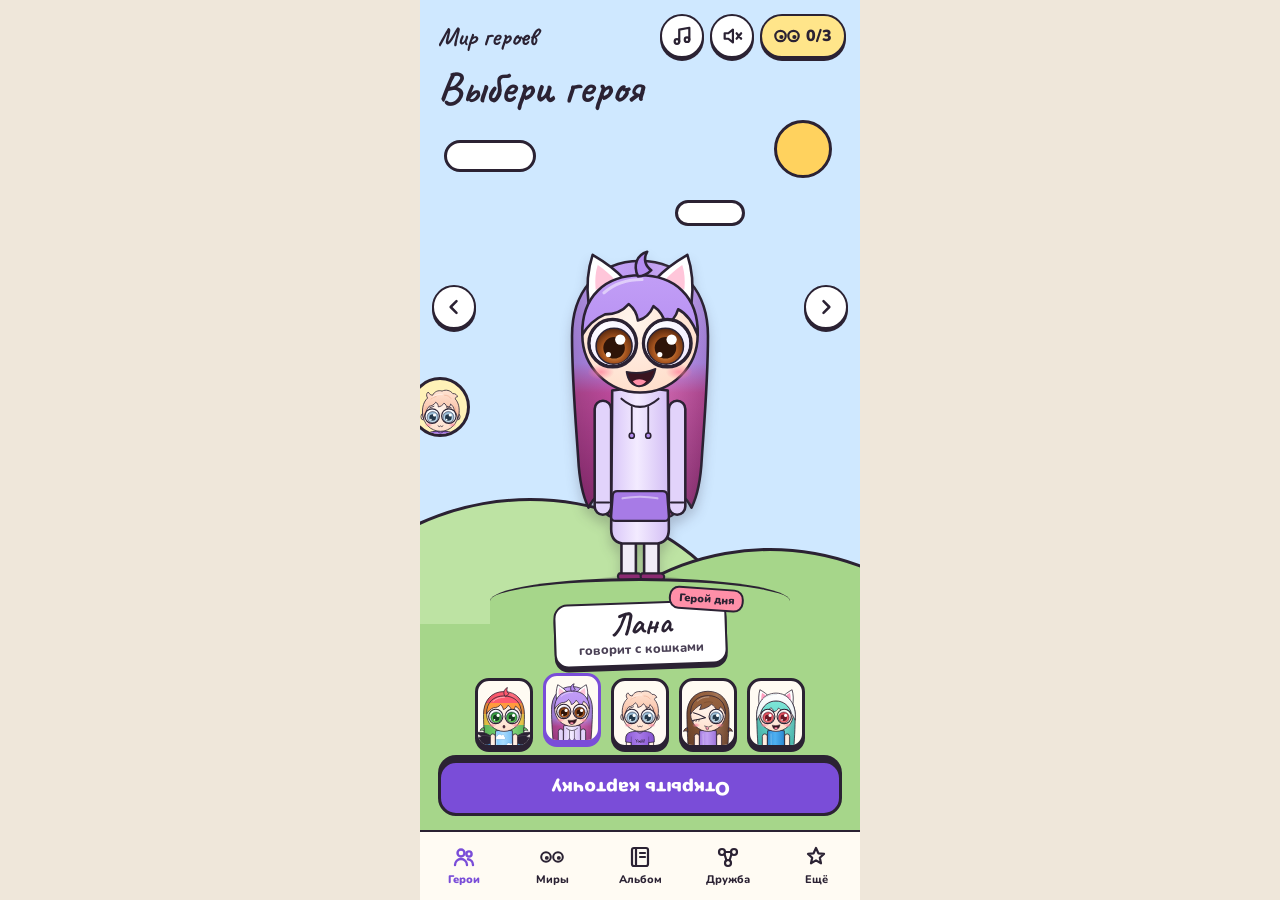
<file: index.html>
<!doctype html>
<html lang="ru">
<head>
<meta charset="utf-8">
<meta name="viewport" content="width=device-width, initial-scale=1, viewport-fit=cover">
<meta name="theme-color" content="#CFE8FF">
<meta name="description" content="Мир героев: Ульяна, Лана, Йоши, Лиза и Кенди. Выбери героя, посмотри на мир его глазами и найди всё спрятанное.">
<meta name="robots" content="noindex">
<title>Мир героев</title>
<link rel="icon" href="img/items/hat.svg" type="image/svg+xml">
<link rel="apple-touch-icon" href="img/apple-touch-icon.png">
<link rel="manifest" href="manifest.webmanifest">
<meta name="apple-mobile-web-app-title" content="Мир героев">
<meta property="og:type" content="website">
<meta property="og:title" content="Мир героев">
<meta property="og:description" content="Ульяна, Лана, Йоши, Лиза и Кенди. Выбери героя, посмотри на мир его глазами и найди всё спрятанное.">
<!-- Мессенджеры берут картинку только по полному адресу. При переезде на свой домен — поменять здесь и в og:url -->
<meta property="og:url" content="https://andreyux-gif.github.io/mir-geroev/">
<meta property="og:image" content="https://andreyux-gif.github.io/mir-geroev/og-image.png">
<meta property="og:image:width" content="1200">
<meta property="og:image:height" content="630">
<meta property="og:locale" content="ru_RU">
<meta name="twitter:card" content="summary_large_image">
<link rel="preload" href="fonts/nunito-cyrillic.woff2" as="font" type="font/woff2" crossorigin>
<link rel="preload" href="fonts/caveat-700-cyrillic.woff2" as="font" type="font/woff2" crossorigin>
<link rel="stylesheet" href="css/fonts.css">
<link rel="stylesheet" href="css/style.css">
<script src="js/app.js" defer></script>
</head>
<body>
<div class="app" id="app">
  <noscript><p style="padding:24px">Для этого сайта нужен включённый JavaScript.</p></noscript>
</div>
<div class="toast" id="toast" role="status"></div>
<nav class="nav" id="nav" aria-label="Разделы"></nav>
</body>
</html>
</file>
<file: css/fonts.css>
@font-face{font-family:'Caveat';font-style:normal;font-weight:700;font-display:swap;src:url(../fonts/caveat-700-cyrillic.woff2) format('woff2');unicode-range:U+0301, U+0400-045F, U+0490-0491, U+04B0-04B1, U+2116}
@font-face{font-family:'Caveat';font-style:normal;font-weight:700;font-display:swap;src:url(../fonts/caveat-700-latin.woff2) format('woff2');unicode-range:U+0000-00FF, U+0131, U+0152-0153, U+02BB-02BC, U+02C6, U+02DA, U+02DC, U+0304, U+0308, U+0329, U+2000-206F, U+20AC, U+2122, U+2191, U+2193, U+2212, U+2215, U+FEFF, U+FFFD}
@font-face{font-family:'Nunito';font-style:normal;font-weight:600 900;font-display:swap;src:url(../fonts/nunito-cyrillic.woff2) format('woff2');unicode-range:U+0301, U+0400-045F, U+0490-0491, U+04B0-04B1, U+2116}
@font-face{font-family:'Nunito';font-style:normal;font-weight:600 900;font-display:swap;src:url(../fonts/nunito-latin.woff2) format('woff2');unicode-range:U+0000-00FF, U+0131, U+0152-0153, U+02BB-02BC, U+02C6, U+02DA, U+02DC, U+0304, U+0308, U+0329, U+2000-206F, U+20AC, U+2122, U+2191, U+2193, U+2212, U+2215, U+FEFF, U+FFFD}
</file>
<file: css/style.css>
:root {
  --ink: #2B2233;
  --paper: #FFFBF3;
  --violet: #7A4DD8;
  --yellow: #FFE58A;
  --gold: #FFC94D;
  --lav: #EADFFF;
  --muted: #5A5066;
  --sky: #CFE8FF;
  --hill1: #BDE3A3;
  --hill2: #A6D68A;
  --nav-h: 70px;
}
.night { --sky: #26305C; --hill1: #5E8C5A; --hill2: #4C7A4A; }

* { box-sizing: border-box; }
html, body { margin: 0; }
body {
  background: #EFE7DA;
  color: var(--ink);
  font-family: 'Nunito', system-ui, sans-serif;
  font-weight: 700;
  -webkit-tap-highlight-color: transparent;
}
a { color: var(--ink); }
button { font: inherit; color: inherit; }
img { display: block; }
.app {
  position: relative;
  max-width: 440px;
  min-height: 100svh;
  margin: 0 auto;
  background: var(--paper);
  padding-bottom: var(--nav-h);
  overflow-x: hidden;
}
.paper {
  background-color: var(--paper);
  background-image: linear-gradient(rgba(110,130,200,.13) 1px, transparent 1px), linear-gradient(90deg, rgba(110,130,200,.13) 1px, transparent 1px);
  background-size: 22px 22px;
}
.hand { font-family: 'Caveat', cursive; font-weight: 700; }
.visually-hidden { position: absolute; width: 1px; height: 1px; overflow: hidden; clip: rect(0 0 0 0); white-space: nowrap; }
:focus-visible { outline: 3px solid var(--violet); outline-offset: 2px; }

/* Общие кнопки */
.btn {
  display: inline-flex; align-items: center; justify-content: center; gap: 8px;
  min-height: 44px; padding: 0 14px;
  border: 2.5px solid var(--ink); border-radius: 22px; background: #fff;
  box-shadow: 0 3px 0 var(--ink); font-weight: 900; font-size: 15px;
  text-decoration: none; cursor: pointer;
}
.btn:active { transform: translateY(2px); box-shadow: 0 1px 0 var(--ink); }
.btn-big { width: 100%; min-height: 56px; border-width: 3px; border-radius: 18px; font-size: 19px; box-shadow: 0 5px 0 var(--ink); }
.btn-violet { background: var(--violet); color: #fff; }
.btn-yellow { background: var(--yellow); }
.btn-round { width: 44px; padding: 0; border-radius: 50%; }
.pill { display: inline-flex; align-items: center; gap: 6px; height: 44px; padding: 0 12px; border: 2.5px solid var(--ink); border-radius: 22px; background: var(--yellow); box-shadow: 0 3px 0 var(--ink); font-weight: 900; }
.icon-btn { border: 0; background: none; padding: 0; cursor: pointer; }

.page { padding: 16px 18px 24px; display: flex; flex-direction: column; gap: 16px; }
.topbar { display: flex; justify-content: space-between; align-items: center; gap: 8px; }
h1, h2 { margin: 0; line-height: 1; }
h1.hand { font-size: 44px; }
h2.hand { font-size: 32px; }
.sub { margin: 4px 0 0; font-size: 15px; font-weight: 600; color: var(--muted); }
.card { background: #fff; border: 2.5px solid var(--ink); border-radius: 18px; padding: 14px 16px; }
.card-shadow { box-shadow: 0 5px 0 var(--ink); border-width: 3px; border-radius: 22px; }
.chip { display: inline-block; padding: 4px 10px; border: 2px dashed #B9A3E8; border-radius: 10px; font-size: 14px; font-weight: 800; }
.label { font-size: 12px; font-weight: 900; text-transform: uppercase; letter-spacing: .05em; color: var(--muted); }

/* Тост */
.toast {
  position: fixed; left: 50%; top: 14px; z-index: 50; transform: translateX(-50%);
  width: min(400px, calc(100% - 32px)); padding: 10px 14px;
  background: var(--yellow); border: 2.5px solid var(--ink); border-radius: 16px; box-shadow: 0 4px 0 var(--ink);
  font-weight: 900; text-align: center; display: none;
}
.toast.show { display: block; animation: drop .25s ease-out; }
.toast small { display: block; font-weight: 700; color: #4A4055; }
@keyframes drop { from { transform: translate(-50%, -12px); opacity: 0; } }

/* Нижнее меню */
.nav {
  position: fixed; bottom: 0; left: 50%; transform: translateX(-50%); z-index: 40;
  width: 100%; max-width: 440px; height: var(--nav-h);
  display: grid; grid-template-columns: repeat(5, minmax(0, 1fr));
  background: var(--paper); border-top: 2.5px solid var(--ink);
}
.nav a { display: flex; flex-direction: column; align-items: center; justify-content: center; gap: 3px; font-size: 11px; font-weight: 800; text-decoration: none; }
.nav a[aria-current="page"] { color: var(--violet); font-weight: 900; }
.nav svg { width: 24px; height: 24px; }

/* Лобби */
.lobby { position: relative; min-height: calc(100svh - var(--nav-h)); display: flex; flex-direction: column; overflow: hidden; background: var(--sky); transition: background .6s; }
.lobby .bg { position: absolute; inset: 0; pointer-events: none; }
.sun { position: absolute; right: 28px; top: 120px; width: 58px; height: 58px; border-radius: 50%; background: #FFD25E; border: 3px solid var(--ink); }
.cloud { position: absolute; height: 32px; border-radius: 20px; background: #fff; border: 3px solid var(--ink); }
.moon { position: absolute; right: 28px; top: 120px; width: 58px; height: 58px; border-radius: 50%; background: #FFF3B0; border: 3px solid var(--ink); overflow: hidden; display: none; }
.moon::after { content: ''; position: absolute; left: 18px; top: -10px; width: 58px; height: 58px; border-radius: 50%; background: var(--sky); }
.star-dot { position: absolute; border-radius: 50%; background: #FFF3B0; display: none; }
.night .sun, .night .cloud { display: none; }
.night .moon, .night .star-dot { display: block; }
.hill { position: absolute; border-radius: 50%; border: 3px solid var(--ink); }
.hill.h1 { left: -30%; bottom: -12%; width: 110%; height: 52%; background: var(--hill1); }
.hill.h2 { right: -32%; bottom: -16%; width: 105%; height: 50%; background: var(--hill2); }
.lobby-head { position: relative; display: flex; justify-content: space-between; align-items: center; gap: 8px; padding: 14px 14px 0 18px; }
.site-name { font-size: 26px; color: var(--ink); }
.night .site-name, .night .lobby-title { color: var(--paper); }
.lobby-title { position: relative; margin: 8px 18px 0; font-size: 46px; display: inline-block; transition: transform .5s; transform-origin: center; }
.pranked-title { transform: rotate(180deg); }
.stage { position: relative; flex-grow: 1; display: flex; flex-direction: column; align-items: center; justify-content: flex-end; min-height: 300px; }
.fig { position: relative; height: min(370px, 46svh); aspect-ratio: 400 / 720; margin-bottom: -18px; transition: opacity .6s; }
.fig > img, .fig > svg { position: absolute; inset: 0; width: 100%; height: 100%; }
.fig > img { filter: drop-shadow(0 8px 6px rgba(43,34,51,.22)); }
.fig .lid { display: none; }
.fig.blink .lid { display: inline; }
.fig.ghost { opacity: .15; }
.hillcap { position: relative; width: 300px; height: 46px; border-radius: 50% 50% 0 0; background: var(--hill2); border-top: 3px solid var(--ink); }
.arrow { position: absolute; top: 34%; }
.arrow.left { left: 12px; } .arrow.right { right: 12px; }
.yoshi-peek { position: absolute; left: -10px; top: 52%; width: 60px; height: 60px; border: 3px solid var(--ink); border-radius: 50%; background: #FFF2B8; overflow: hidden; cursor: pointer; padding: 0; animation: peek 1.6s ease-in-out infinite; }
.yoshi-peek img, .ava img { width: 100%; height: 210%; object-fit: cover; object-position: top center; }
@keyframes peek { 0%, 100% { transform: rotate(18deg); } 50% { transform: rotate(13deg) translateX(4px); } }
.bubble { position: absolute; padding: 6px 12px; background: #fff; border: 2.5px solid var(--ink); border-radius: 16px 16px 16px 4px; font-size: 24px; }
.lobby-bottom { position: relative; background: var(--hill2); display: flex; flex-direction: column; align-items: center; gap: 12px; padding: 0 18px 14px; }
.nameplate { position: relative; margin-top: -22px; display: flex; flex-direction: column; align-items: center; padding: 4px 22px 6px; background: #fff; border: 2.5px solid var(--ink); border-radius: 14px; transform: rotate(-2deg); box-shadow: 0 4px 0 var(--ink); }
.nameplate .hand { font-size: 32px; line-height: 1; }
.nameplate small { font-size: 13px; font-weight: 800; color: #4A4055; }
.badge-day { position: absolute; top: -14px; right: -20px; padding: 2px 8px; background: #FF8FA8; border: 2px solid var(--ink); border-radius: 10px; font-size: 11px; font-weight: 900; transform: rotate(6deg); }
.thumbs { display: flex; gap: min(10px, 2vw); }
.thumb { width: min(58px, 15vw); height: min(70px, 18vw); padding: 0; border: 3px solid var(--ink); border-radius: 14px; background: var(--paper); overflow: hidden; cursor: pointer; box-shadow: 0 4px 0 var(--ink); }
.thumb img { width: 100%; height: 175%; object-fit: cover; object-position: top center; }
.thumb[aria-pressed="true"] { border-color: var(--violet); box-shadow: 0 4px 0 var(--violet); transform: translateY(-5px); }
.pranked-cta { transform: rotate(180deg); }
.hat-btn { width: 50px; height: 50px; padding: 5px; border-radius: 14px; }
.hat-btn[aria-pressed="true"] { background: var(--violet); }

/* Блестяшки: подсказки и находки */
.twinkle { animation: twinkle 1.4s ease-in-out infinite; }
@keyframes twinkle { 0%, 100% { transform: scale(1) rotate(0); } 50% { transform: scale(1.18) rotate(12deg); } }
.find { position: absolute; width: 44px; height: 44px; padding: 9px; border: 0; background: none; cursor: pointer; }
.find img { width: 100%; height: 100%; opacity: .92; }

/* Профиль */
.party { display: flex; justify-content: space-between; gap: 6px; }
.party .ava { width: min(58px, 15vw); height: min(58px, 15vw); }
.ava { width: 58px; height: 58px; padding: 0; border-radius: 50%; border: 3px solid var(--ink); background: #fff; overflow: hidden; cursor: pointer; box-shadow: 0 3px 0 var(--ink); }
.ava[aria-current="page"], .node[aria-pressed="true"] .ava { border-color: var(--violet); box-shadow: 0 3px 0 var(--violet); transform: translateY(-4px); }
.profile { display: flex; gap: 14px; }
.portrait { flex-shrink: 0; position: relative; width: 146px; height: 236px; border-radius: 16px; border: 2.5px solid var(--ink); overflow: hidden; display: flex; align-items: flex-end; justify-content: center; }
.portrait .hero-img { position: relative; height: 232px; aspect-ratio: 400 / 720; margin-bottom: -4px; transition: transform .6s ease, opacity .6s ease; }
.portrait .grass { position: absolute; left: -10px; right: -10px; bottom: -14px; height: 40px; border-radius: 50% 50% 0 0; background: var(--hill2); border-top: 2.5px solid var(--ink); }
.power { display: flex; gap: 12px; align-items: center; background: #FFF3C4; transform: rotate(-.8deg); }
.result { border-radius: 18px 18px 18px 4px; font-size: 16px; font-weight: 800; line-height: 1.35; }
.phrase { align-self: flex-start; margin-left: 12px; padding: 8px 16px; background: var(--lav); border: 2.5px solid var(--ink); border-radius: 18px 18px 18px 4px; transform: rotate(-1.5deg); }
.friends { display: flex; flex-wrap: wrap; gap: 12px; }
.friend { display: flex; flex-direction: column; align-items: center; gap: 4px; text-decoration: none; font-size: 14px; font-weight: 800; }
.friend .ava { width: 62px; height: 62px; display: block; }
.stickers { display: grid; grid-template-columns: repeat(4, minmax(0, 1fr)); gap: 10px; }
.sticker { aspect-ratio: 1; border: 2.5px dashed #B3A9BF; border-radius: 16px; background: #fff; display: flex; align-items: center; justify-content: center; }

/* Мир */
.tabs { display: grid; grid-template-columns: repeat(5, minmax(0, 1fr)); gap: 6px; }
.tabs .btn { padding: 0; font-size: 13px; }
.tabs .btn[aria-current="true"] { background: var(--violet); color: #fff; }
.eyes { display: flex; justify-content: center; gap: 22px; }
.lens { position: relative; width: min(168px, 42vw); aspect-ratio: 1; border-radius: 50%; border: 6px solid var(--ink); overflow: hidden; background: #fff; }
.lens > img.view { position: absolute; top: -27.6%; width: 232%; max-width: none; }
.lens.l > img.view { left: -3.8%; }
.lens.r > img.view { left: -128%; }
.lens .dark { position: absolute; inset: 0; background: rgba(24, 28, 72, .5); display: none; }
.night .lens .dark { display: block; }
.world-say { display: flex; gap: 10px; align-items: flex-end; margin-top: auto; }
.world-say img { width: 120px; height: 216px; flex-shrink: 0; }
.world-say .card { border-radius: 18px 18px 18px 4px; margin-bottom: 70px; font-size: 26px; line-height: 1.05; }
.time-btn.night-on { background: #26305C; color: var(--paper); }

/* Альбом */
.progress { height: 16px; border: 2.5px solid var(--ink); border-radius: 10px; background: #fff; overflow: hidden; }
.progress > div { height: 100%; background: var(--gold); transition: width .4s; }
.album { display: grid; grid-template-columns: repeat(2, minmax(0, 1fr)); gap: 12px; }
.album .card { display: flex; flex-direction: column; align-items: center; gap: 6px; text-align: center; box-shadow: 0 4px 0 var(--ink); padding: 12px 10px; }
.album img { width: 60px; height: 60px; }
.album .missing img { filter: brightness(0); opacity: .15; }
.album .riddle { font-size: 12px; font-weight: 700; color: var(--muted); }

/* Дружба */
.map { position: relative; width: 100%; aspect-ratio: 1; border: 2.5px solid var(--ink); border-radius: 24px; background: #fff; overflow: hidden; }
.map svg.lines { position: absolute; inset: 0; width: 100%; height: 100%; }
.node { position: absolute; width: 22%; display: flex; flex-direction: column; align-items: center; gap: 2px; padding: 0; border: 0; background: none; cursor: pointer; transform: translate(-50%, -45%); }
.node .ava { width: 100%; height: auto; aspect-ratio: 1; display: block; }
.node span.n { padding: 0 6px; border-radius: 8px; background: #fff; font-size: 13px; font-weight: 900; }
.legend { display: flex; gap: 16px; font-size: 13px; font-weight: 800; }
.legend i { display: inline-block; width: 28px; vertical-align: middle; margin-right: 6px; }

/* Открытка */
.tea-card { position: relative; height: 380px; border: 3px solid var(--ink); border-radius: 22px; overflow: hidden; box-shadow: 0 5px 0 var(--ink); background: #FFE3C7; }
.tea-card.heal { background: #E3F6E0; }
.tea-card .txt { position: absolute; left: 16px; right: 16px; top: 14px; }
.tea-card .liza { position: absolute; left: 6px; bottom: -6px; width: 150px; height: 270px; }
.tea-card .cup { position: absolute; right: 18px; bottom: 26px; width: 150px; height: 150px; }
.steam { position: absolute; left: 44px; top: 2px; display: flex; gap: 14px; }
.steam span { width: 6px; height: 36px; border-radius: 4px; background: #fff; animation: steam 1.6s ease-in-out infinite; }
.steam span:nth-child(2) { animation-delay: .3s; } .steam span:nth-child(3) { animation-delay: .6s; }
@keyframes steam { 0% { transform: translateY(4px); opacity: .2; } 50% { opacity: 1; } 100% { transform: translateY(-6px); opacity: .2; } }
.field { display: flex; flex-direction: column; gap: 4px; font-size: 13px; font-weight: 900; flex-grow: 1; }
.field input { height: 46px; padding: 0 12px; border: 2.5px solid var(--ink); border-radius: 14px; background: #fff; font: inherit; font-size: 17px; font-weight: 800; }


/* Герои засыпают */
.zzz { position: absolute; left: calc(50% + 40px); top: 18%; font-size: 40px; color: var(--ink); display: none; pointer-events: none; }
.night .zzz { color: var(--paper); }
.zzz span { display: inline-block; font-size: .7em; }
.asleep .zzz { display: block; animation: zzz 2.4s ease-in-out infinite; }
.asleep .fig .lid { display: inline; }
@keyframes zzz { 0% { transform: translateY(6px); opacity: .3; } 50% { opacity: 1; } 100% { transform: translateY(-10px); opacity: .3; } }

/* Погода в мирах */
.weather { position: absolute; inset: 0; pointer-events: none; overflow: hidden; }
.wx { position: absolute; top: -10%; display: block; animation: fall linear infinite; border: 1.5px solid rgba(43,34,51,.55); }
.wx.drop { width: 4px; height: 12px; border-radius: 3px; }
.wx.flake { width: 9px; height: 9px; border-radius: 50%; border-color: rgba(43,34,51,.25); }
.wx.ball { width: 8px; height: 8px; border-radius: 50%; }
@keyframes fall { to { transform: translateY(190px) translateX(-6px); } }
.lens .weather .wx { top: -12px; }

/* Эмоции-стикеры */
.emo-grid { display: grid; grid-template-columns: repeat(3, minmax(0, 1fr)); gap: 10px; }
.emo { display: flex; flex-direction: column; align-items: center; gap: 4px; padding: 8px 4px; border: 2.5px solid var(--ink); border-radius: 16px; background: #fff; cursor: pointer; box-shadow: 0 3px 0 var(--ink); }
.emo:active { transform: translateY(2px); box-shadow: 0 1px 0 var(--ink); }
.sticker-face { position: relative; display: block; width: 84%; aspect-ratio: 1; border-radius: 50%; border: 3px solid var(--ink); overflow: hidden; background: var(--lav); }
.sticker-face img { position: absolute; left: -8.8%; top: -8.8%; width: 117.6%; max-width: none; height: auto; aspect-ratio: 400 / 720; }
.sticker-face svg { position: absolute; inset: 0; width: 100%; height: 100%; }
.emo-name { font-size: 13px; font-weight: 900; }

/* Игра */
.fly { display: block; margin: 0 auto; border: 3px solid var(--ink); border-radius: 22px; box-shadow: 0 5px 0 var(--ink); touch-action: none; background: #CFE8FF; }

/* Ещё */
.tile { display: flex; gap: 14px; align-items: center; text-decoration: none; }
.tile .ava { width: 64px; height: 64px; }

/* Наклейки для печати */
.stickers-print { display: grid; grid-template-columns: repeat(2, minmax(0, 1fr)); gap: 12px; }
.sticker-card { display: flex; flex-direction: column; align-items: center; gap: 6px; padding: 12px 8px; border: 2.5px dashed var(--ink); border-radius: 22px; background: #fff; text-align: center; break-inside: avoid; }
.sticker-card > img { width: 90px; height: 162px; }
.qr { width: 120px; height: 120px; }
.qr svg { width: 100%; height: 100%; display: block; }
@media print {
  body, .app, .paper { background: #fff !important; }
  .nav, .toast, .no-print { display: none !important; }
  .app { padding: 0; max-width: none; }
  .stickers-print { grid-template-columns: repeat(3, 1fr); }
}


/* Третья волна: прятки, кот, разлитый чай, праздники, секретные шапки */
.seek { position: fixed; z-index: 30; width: 72px; height: 44px; padding: 0; border: 0; background: none; cursor: pointer; }
.seek svg { width: 100%; height: 100%; display: block; }
.seek.right { right: max(-12px, calc(50% - 232px)); transform: rotate(-90deg); }
.seek.left { left: max(-12px, calc(50% - 232px)); transform: rotate(90deg); }
.runcat { position: fixed; left: 0; top: 0; z-index: 35; width: 56px; height: 70px; padding: 0; border: 0; background: none; cursor: pointer; }
.runcat img { width: 100%; height: 100%; }
.spill { position: fixed; inset: 0; z-index: 45; pointer-events: none; animation: spillin .5s ease-out; transition: opacity 1s; }
.spill svg { width: 100%; height: 100%; display: block; }
.spill .find { pointer-events: auto; }
.spill.dry { opacity: 0; }
@keyframes spillin { from { transform: scale(.6); opacity: 0; } }
.welcome { position: absolute; left: 12px; right: 12px; top: 6px; z-index: 4; display: flex; gap: 10px; align-items: center; box-shadow: 0 4px 0 var(--ink); }
.fig > img.allhat { inset: auto; left: 20%; top: -3%; width: 60%; height: auto; filter: none; }
.garland { position: absolute; left: 0; top: 0; width: 100%; height: 34px; }
.bats { position: absolute; left: 0; top: 80px; width: 100%; height: 180px; }


/* День рождения сайта: пижамы */
.hero-fig { position: relative; display: block; aspect-ratio: 400 / 720; }
.hero-fig > img, .hero-fig > svg { position: absolute; inset: 0; width: 100%; height: 100%; }
.portrait .hero-img { display: block; }
.say-fig { width: 120px; height: 216px; flex-shrink: 0; }
.confetti { position: absolute; left: 0; top: 0; width: 100%; height: 260px; }
.bday { position: relative; align-self: center; margin: 6px 16px 0; padding: 4px 14px; background: #FF8FB8; border: 2.5px solid var(--ink); border-radius: 14px; box-shadow: 0 3px 0 var(--ink); font-size: 22px; text-align: center; transform: rotate(-1.5deg); }

@media (prefers-reduced-motion: reduce) {
  *, *::before, *::after { animation: none !important; transition: none !important; }
}

/* Фейерверки в день рождения сайта */
.fireworks { position: absolute; left: 0; top: 0; width: 100%; pointer-events: none; }
.lobby.party { --sky: #2F3473; }
.lobby.party .sun, .lobby.party .cloud { display: none; }
.lobby.party .site-name, .lobby.party .lobby-title { color: var(--paper); }
.lobby.party .star-dot { display: block; }

/* ---------- Реакции героев ---------- */
.fig.reacting .eyes-ov { display: none; }
/* Подпрыгивает весь герой целиком: рисунок, пижама, праздничные шапки */
.fig.hop > img, .fig.hop > svg, .hero-fig.hop > img, .hero-fig.hop > svg { animation: hop .45s ease-out; transform-origin: 50% 100%; }
@keyframes hop { 0% { transform: translateY(0) scale(1, 1); } 30% { transform: translateY(-14px) scale(.98, 1.03); } 60% { transform: translateY(0) scale(1.03, .97); } 100% { transform: none; } }
.react-say { position: absolute; left: 58%; top: 2%; z-index: 4; padding: 4px 10px; background: #fff; border: 2.5px solid var(--ink); border-radius: 14px 14px 14px 4px; font-size: 22px; line-height: 1.1; white-space: nowrap; box-shadow: 0 3px 0 var(--ink); animation: sayIn .2s ease-out; pointer-events: none; }
@keyframes sayIn { from { opacity: 0; } }
.portrait .react-say { left: 6px; right: 6px; top: auto; bottom: 8px; font-size: 18px; white-space: normal; text-align: center; border-radius: 14px; }
.toast.with-face.show { display: flex; align-items: center; gap: 10px; text-align: left; }
.toast-face.sticker-face { width: 52px; flex-shrink: 0; }
#fig { cursor: pointer; touch-action: manipulation; }
@media (prefers-reduced-motion: reduce) { .fig.hop > img, .fig.hop > svg, .hero-fig.hop > img, .hero-fig.hop > svg { animation: none; } }
.fig .react-say { left: 50%; top: -3%; transform: translateX(-50%); white-space: normal; width: max-content; max-width: 230px; text-align: center; border-radius: 14px; }

/* ---------- Тест, приглашение, обои, уроки, стикерпак ---------- */
.ava[aria-pressed="true"] { border-color: var(--violet); box-shadow: 0 3px 0 var(--violet); transform: translateY(-4px); }
.quiz-opt { width: 100%; min-height: 54px; justify-content: flex-start; text-align: left; font-size: 16px; padding: 10px 16px; border-radius: 16px; white-space: normal; line-height: 1.25; }
.quiz-opt:nth-child(odd) { transform: rotate(-.5deg); }
.quiz-opt:nth-child(even) { transform: rotate(.5deg); }
.quiz-result, .hi-stage { position: relative; height: 300px; border: 3px solid var(--ink); border-radius: 22px; box-shadow: 0 5px 0 var(--ink); overflow: hidden; display: flex; justify-content: center; align-items: flex-end; }
.hi-stage { width: 100%; }
.quiz-fig, .hi-fig { height: 290px; margin-bottom: -10px; }
.quiz-result::after, .hi-stage::after { content: ""; position: absolute; left: -10px; right: -10px; bottom: -18px; height: 50px; border-radius: 50% 50% 0 0; background: var(--hill2); border-top: 2.5px solid var(--ink); z-index: 0; }
.quiz-fig, .hi-fig, .hi-stage .find { z-index: 1; }
.wall-preview { position: relative; align-self: center; width: min(230px, 62vw); aspect-ratio: 1080 / 2340; border: 3px solid var(--ink); border-radius: 26px; box-shadow: 0 5px 0 var(--ink); overflow: hidden; background: var(--lav); }
.wall-preview img { width: 100%; height: 100%; display: block; opacity: 0; transition: opacity .3s; }
.wall-preview.ready img { opacity: 1; }
.wall-wait { position: absolute; inset: 0; display: grid; place-items: center; font-weight: 900; color: var(--muted); }
.wall-preview.ready .wall-wait { display: none; }
.lessons { display: flex; flex-direction: column; gap: 12px; }
.lesson { display: flex; gap: 12px; align-items: center; }
.lesson-pic { width: 96px; flex-shrink: 0; aspect-ratio: 160 / 230; background: #fff; }
.lesson-pic svg { width: 100%; height: 100%; display: block; }
.lesson .new { animation: lessonNew 1.6s ease-in-out infinite; }
@keyframes lessonNew { 50% { opacity: .55; } }
.pack-grid { display: grid; grid-template-columns: repeat(6, minmax(0, 1fr)); gap: 6px; }
.pack-grid .sticker-face { width: 100%; border-width: 2px; }
.steps { margin: 6px 0 0; padding-left: 20px; font-size: 15px; font-weight: 700; line-height: 1.45; }
@media (prefers-reduced-motion: reduce) { .lesson .new { animation: none; } }
/* Слои эмоций: все лежат друг на друге, виден только нужный */
.emo-layer { visibility: hidden; }
.emo-layer.on { visibility: visible; }
.layered > img.hero-main { visibility: hidden; }
.hero-fig > img.emo-layer { position: absolute; inset: 0; width: 100%; height: 100%; }
.fig .pupil { transition: transform .12s ease-out; }

/* ---------- Игры ---------- */
.eyes-peek { position: relative; width: 100%; aspect-ratio: 2 / 1; border: 3px solid var(--ink); border-radius: 999px; overflow: hidden; box-shadow: 0 5px 0 var(--ink); transition: aspect-ratio .4s, border-radius .4s; }
.eyes-peek img { position: absolute; width: 185.2%; max-width: none; left: -42.6%; top: -159.3%; transition: all .4s ease; }
.eyes-peek.open { aspect-ratio: 1 / 1; border-radius: 24px; }
.eyes-peek.open img { width: 117.6%; left: -8.8%; top: -8.8%; }
.eyes-emo { display: grid; grid-template-columns: repeat(3, minmax(0, 1fr)); gap: 8px; }
.eyes-emo .btn { padding: 0 6px; font-size: 15px; }
.eyes-row { display: grid; grid-template-columns: repeat(5, minmax(0, 1fr)); gap: 6px; width: 100%; }
.eyes-row .sticker-face { width: 100%; }

.hosp-room { position: relative; height: 300px; border: 3px solid var(--ink); border-radius: 22px; box-shadow: 0 5px 0 var(--ink); overflow: hidden; display: flex; justify-content: center; align-items: flex-end;
  background: linear-gradient(#E6F4FF 0 62%, #CFE3F2 62% 100%); }
.hosp-room::before { content: ""; position: absolute; left: 16px; top: 16px; width: 46px; height: 46px; border-radius: 12px; background: #fff; border: 3px solid var(--ink);
  background-image: linear-gradient(#E5484D, #E5484D), linear-gradient(#E5484D, #E5484D); background-size: 10px 30px, 30px 10px; background-position: center; background-repeat: no-repeat; }
.hosp-fig { height: 290px; margin-bottom: -6px; z-index: 1; }
.hosp-bed { position: absolute; left: 50%; bottom: 0; width: 82%; height: 26px; transform: translateX(-50%); background: #fff; border: 3px solid var(--ink); border-bottom: 0; border-radius: 14px 14px 0 0; z-index: 2; }
.sym-ov { overflow: visible; pointer-events: none; }
.sym-list .chip { border-style: solid; border-color: #E5484D; background: #FFE3E3; margin: 2px 0; }
.tools { display: grid; grid-template-columns: repeat(5, minmax(0, 1fr)); gap: 6px; }
.tool { display: flex; flex-direction: column; align-items: center; gap: 2px; padding: 8px 2px 6px; border: 2.5px solid var(--ink); border-radius: 16px; background: #fff; box-shadow: 0 4px 0 var(--ink); font: inherit; font-size: 11px; font-weight: 900; line-height: 1.1; cursor: pointer; color: var(--ink); }
.tool svg { width: 40px; height: 40px; }
.tool:active { transform: translateY(3px); box-shadow: 0 1px 0 var(--ink); }

.clues { display: flex; flex-direction: column; gap: 8px; margin-top: 8px; }
.clue-card { display: flex; gap: 10px; align-items: center; font-size: 15px; font-weight: 700; line-height: 1.35; }
.clue-card svg { width: 40px; height: 40px; flex-shrink: 0; }
.clue-card.missing { border-style: dashed; color: var(--muted); }
.clue-card.missing svg { opacity: .35; }
.find.clue svg { width: 100%; height: 100%; }
.suspects { display: grid; grid-template-columns: repeat(4, minmax(0, 1fr)); gap: 8px; }
.suspect { display: flex; flex-direction: column; align-items: center; gap: 4px; padding: 8px 4px; border: 2.5px solid var(--ink); border-radius: 16px; background: #fff; box-shadow: 0 4px 0 var(--ink); font: inherit; font-weight: 900; font-size: 14px; color: var(--ink); cursor: pointer; }
.suspect .sticker-face { width: 100%; }
.suspect.no { opacity: .45; box-shadow: none; cursor: default; text-decoration: line-through; }

.tower-pick { display: grid; grid-template-columns: repeat(3, minmax(0, 1fr)); gap: 10px; }
.tower-pick .card { display: flex; flex-direction: column; align-items: center; gap: 4px; padding: 10px 6px; cursor: pointer; font: inherit; color: var(--ink); }
.tower-pick .sticker-face { width: 80%; }
.tower-page { height: calc(100svh - var(--nav-h)); display: flex; flex-direction: column; padding: 10px 10px 8px; gap: 8px; }
.tower-hud { display: flex; gap: 8px; align-items: center; justify-content: space-between; }
.tower-wrap { position: relative; flex: 1; min-height: 0; width: 100%; max-width: 460px; align-self: center; border: 3px solid var(--ink); border-radius: 18px; overflow: hidden; box-shadow: 0 5px 0 var(--ink); }
.tower-wrap canvas { display: block; width: 100%; height: 100%; touch-action: none; }
.tower-ctrl { position: absolute; left: 10px; right: 10px; bottom: 10px; display: flex; justify-content: space-between; align-items: flex-end; pointer-events: none; }
.tower-ctrl > div { display: flex; gap: 10px; }
.tw-btn { pointer-events: auto; width: 62px; height: 62px; border-radius: 50%; border: 3px solid var(--ink); background: rgba(255,255,255,.85); box-shadow: 0 4px 0 var(--ink); display: grid; place-items: center; touch-action: none; user-select: none; -webkit-user-select: none; -webkit-touch-callout: none; color: var(--ink); }
.tw-btn svg { width: 26px; height: 26px; }
.tw-btn.down { transform: translateY(3px); box-shadow: 0 1px 0 var(--ink); background: var(--lav); }
.tw-jump { width: 92px; height: 92px; background: rgba(255,229,138,.92); font: inherit; font-size: 16px; font-weight: 900; }
.tower-win { position: absolute; inset: 0; display: grid; place-items: center; padding: 20px; background: rgba(43,34,51,.35); text-align: center; }
.tower-win[hidden] { display: none; }
.hosp-fig .react-say, .quiz-fig .react-say, .hi-fig .react-say, .say-fig .react-say { left: 50%; top: -1%; transform: translateX(-50%); white-space: normal; width: max-content; max-width: 210px; text-align: center; border-radius: 14px; font-size: 20px; }

/* ---------- Хэллоуин: тыквы и проделки ---------- */
.pumpkin { position: fixed; z-index: 30; width: 58px; height: 56px; padding: 0; border: 0; background: none; cursor: pointer; filter: drop-shadow(0 0 10px rgba(255,170,60,.85)) drop-shadow(0 3px 0 rgba(43,34,51,.35)); animation: pumpkinWobble 2.2s ease-in-out infinite; }
.pumpkin.left { left: 6px; }
.pumpkin.right { right: 6px; }
.pumpkin svg { width: 100%; height: 100%; display: block; }
@keyframes pumpkinWobble { 0%, 100% { transform: rotate(-6deg); } 50% { transform: rotate(6deg) translateY(-3px); } }
.trick { position: fixed; inset: 0; z-index: 60; pointer-events: none; overflow: hidden; }
.trick-cookie .fly { position: absolute; left: 50%; top: 55%; width: 60px; transform: translate(-50%, -50%) scale(.3) rotate(0); animation: cookieFly .55s ease-in forwards; }
@keyframes cookieFly { to { transform: translate(-50%, -50%) scale(4.2) rotate(540deg); opacity: .0; } }
.trick-cookie .splat { position: absolute; inset: 0; opacity: 0; animation: splat 3s .5s ease-out forwards; }
.trick-cookie .splat img { position: absolute; left: 50%; top: 46%; width: 190px; transform: translate(-50%, -50%) rotate(-12deg); filter: drop-shadow(0 8px 10px rgba(43,34,51,.35)); }
.trick-cookie .splat i { position: absolute; border-radius: 40% 60% 55% 45%; background: #C98A4E; border: 2px solid #8A5A2E; }
@keyframes splat { 0% { opacity: 1; transform: scale(1.12); } 10% { transform: scale(1); } 80% { opacity: 1; } 100% { opacity: 0; transform: translateY(40px); } }
body.trick-flip .app, body.trick-flip .nav { transform: rotate(180deg); transition: transform .6s ease; }
.app, .nav { transition: transform .6s ease, opacity .5s; }
body.trick-invisible .app { opacity: .06; }
body.trick-shake .app { animation: trickShake .5s; }
@keyframes trickShake { 20% { transform: translate(-8px, 4px); } 40% { transform: translate(7px, -5px); } 60% { transform: translate(-5px, 3px); } 80% { transform: translate(4px, -2px); } }
.trick-paws img { position: absolute; width: 34px; opacity: 0; animation: pawIn 4.6s ease-out forwards; }
@keyframes pawIn { 0% { opacity: 0; } 8% { opacity: .9; } 75% { opacity: .9; } 100% { opacity: 0; } }
.trick-fall img { position: absolute; left: 50%; width: 140px; top: -260px; transform: translateX(-50%) rotate(-8deg); animation: heroFall .65s cubic-bezier(.5, 0, 1, 1) forwards, fadeOut .5s 2s forwards; }
@keyframes heroFall { to { top: calc(100% - 330px); transform: translateX(-50%) rotate(14deg); } }
@keyframes fadeOut { to { opacity: 0; } }
.trick-rain img { position: absolute; top: -50px; width: 34px; animation: candyRain 2s ease-in forwards; }
@keyframes candyRain { to { top: 105%; transform: rotate(320deg); } }
@media (prefers-reduced-motion: reduce) { .pumpkin { animation: none; } body.trick-shake .app { animation: none; } }
.try-badge { position: fixed; left: 8px; bottom: calc(var(--nav-h) + 8px); z-index: 55; display: flex; align-items: center; gap: 4px; padding: 3px 10px 3px 4px; background: #FFE2C4; border: 2.5px solid var(--ink); border-radius: 14px; box-shadow: 0 3px 0 var(--ink); font-weight: 900; font-size: 15px; pointer-events: none; }
.try-badge svg { width: 30px; height: 29px; }
.try-badge img { width: 26px; height: 26px; margin: 0 2px; }
.snow { position: fixed; inset: 0; z-index: 25; pointer-events: none; overflow: hidden; }
.snow i { position: absolute; top: -12px; border-radius: 50%; background: #fff; border: 1.5px solid rgba(43,34,51,.35); animation: snowFall linear infinite; }
@keyframes snowFall { to { transform: translate(30px, 105vh); } }
@media (prefers-reduced-motion: reduce) { .snow { display: none; } }
</file>
